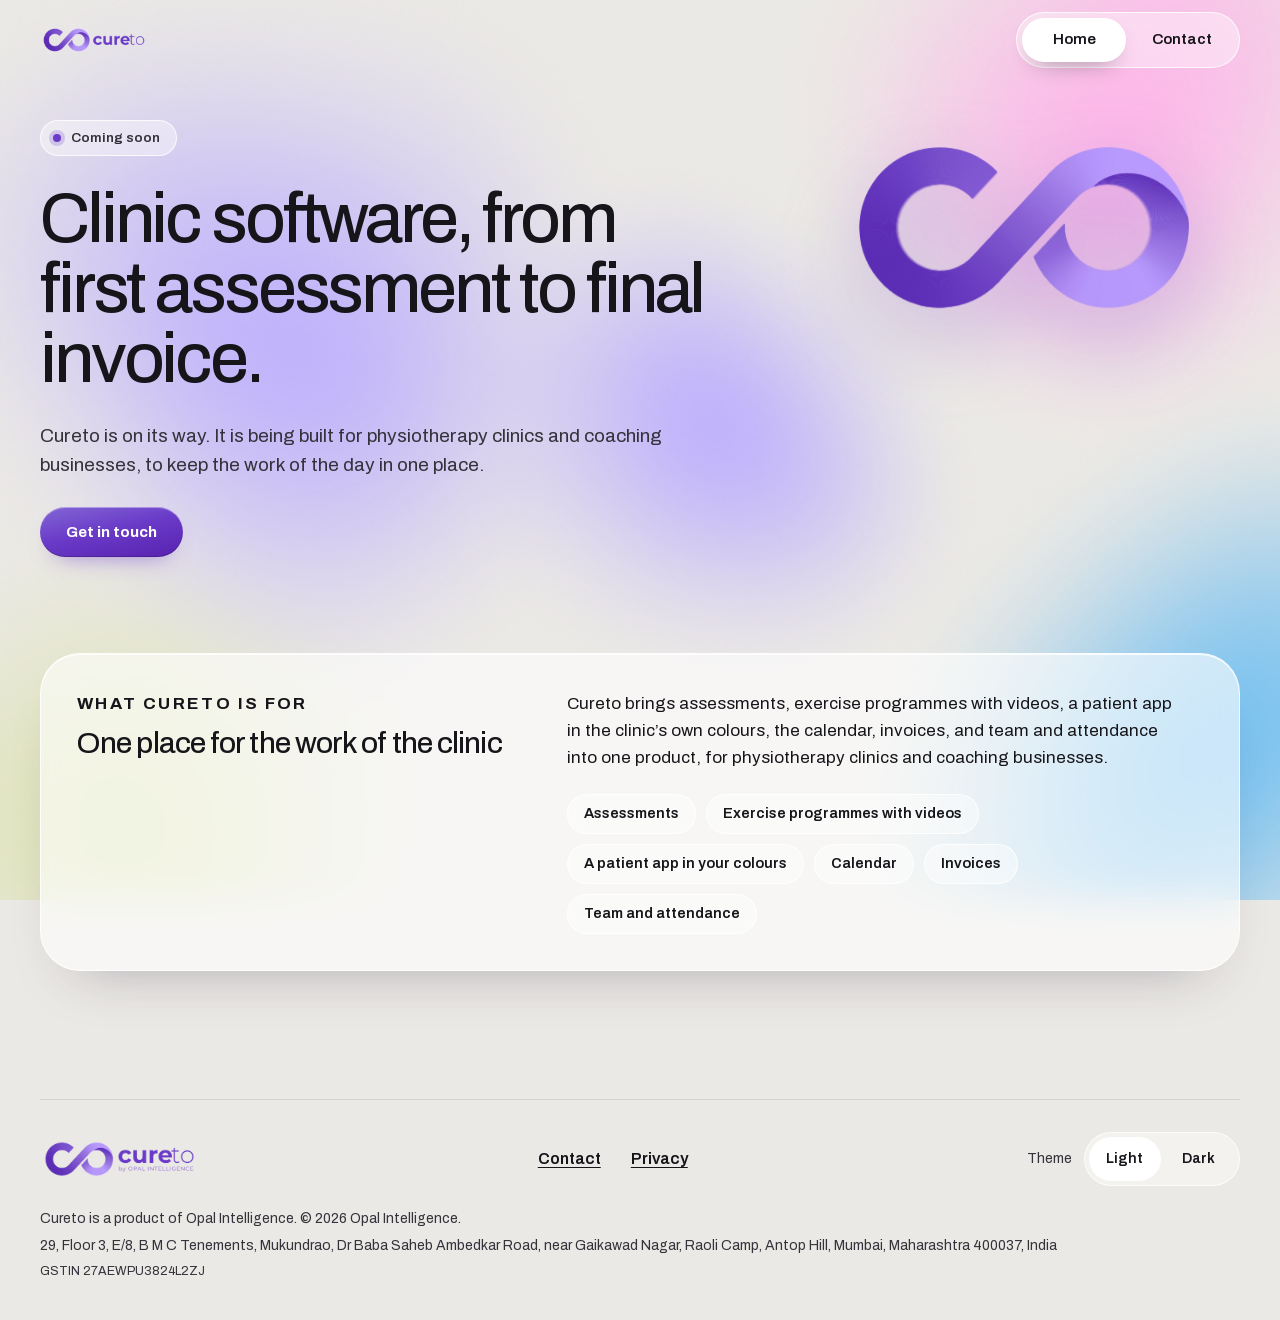
<file: index.html>
<!DOCTYPE html>
<html lang="en">
<head>
<meta charset="utf-8">
<meta name="viewport" content="width=device-width, initial-scale=1">
<title>Cureto: clinic software, coming soon</title>
<meta name="description" content="Cureto is clinic software for physiotherapy clinics and coaching businesses, coming soon. A product of Opal Intelligence.">
<link rel="canonical" href="https://cureto.app/">
<meta property="og:type" content="website">
<meta property="og:site_name" content="Cureto">
<meta property="og:title" content="Cureto: clinic software, coming soon">
<meta property="og:description" content="Cureto is clinic software for physiotherapy clinics and coaching businesses, coming soon. A product of Opal Intelligence.">
<meta property="og:url" content="https://cureto.app/">
<meta property="og:image" content="https://cureto.app/assets/img/og-image.png">
<meta property="og:image:width" content="1200">
<meta property="og:image:height" content="630">
<meta property="og:image:alt" content="Cureto logo">
<meta name="twitter:card" content="summary_large_image">
<link rel="icon" type="image/svg+xml" href="assets/img/favicon.svg">
<link rel="icon" type="image/png" sizes="192x192" href="assets/img/icon-192.png">
<link rel="apple-touch-icon" href="assets/img/icon-192.png">
<script src="assets/js/theme-init.js"></script>
<link rel="preload" href="assets/fonts/archivo-latin.woff2" as="font" type="font/woff2" crossorigin>
<link rel="stylesheet" href="assets/css/site.css">
</head>
<body>
<div class="field" aria-hidden="true"><i></i><i></i><i></i><i></i><i></i></div>
<a class="skip" href="#main">Skip to content</a>
<header class="site-header">
  <div class="wrap">
    <a class="logo" href="index.html" aria-label="Cureto home">
      <img class="logo-l" src="assets/img/cureto-logo-nt-light.png" width="108" height="30" alt="Cureto">
      <img class="logo-d" src="assets/img/cureto-logo-nt-dark.png" width="108" height="30" alt="Cureto">
    </a>
    <span class="spacer"></span>
    <nav class="nav-pill" aria-label="Main">
      <a href="index.html" aria-current="page">Home</a>
      <a href="contact.html">Contact</a>
    </nav>
  </div>
</header>
<main id="main">
  <div class="wrap">
    <section class="hero" aria-labelledby="h1">
      <div class="mark3d" aria-hidden="true"><div class="m-tilt"><div class="m-float">
        <img class="m-layer" src="assets/img/mark.png" width="440" height="246" alt="" style="--z:0">
        <img class="m-layer" src="assets/img/mark.png" width="440" height="246" alt="" style="--z:9">
        <img class="m-layer" src="assets/img/mark.png" width="440" height="246" alt="" style="--z:18">
        <img class="m-layer" src="assets/img/mark.png" width="440" height="246" alt="" style="--z:27">
      </div></div></div>
      <span class="chip rise"><i></i>Coming soon</span>
      <h1 id="h1" class="split"><span class="w" style="--i:0">Clinic</span> <span class="w" style="--i:1">software,</span> <span class="w" style="--i:2">from</span> <span class="w" style="--i:3">first</span> <span class="w" style="--i:4">assessment</span> <span class="w" style="--i:5">to</span> <span class="w" style="--i:6">final</span> <span class="w" style="--i:7">invoice.</span></h1>
      <p class="lead rise">Cureto is on its way. It is being built for physiotherapy clinics and coaching businesses, to keep the work of the day in one place.</p>
      <div class="actions rise"><a class="btn" href="contact.html">Get in touch</a></div>
    </section>

    <section class="section reveal" aria-labelledby="what">
      <div class="glass about tilt" data-tilt="4">
        <div>
          <p class="kicker">What Cureto is for</p>
          <h2 id="what" style="margin-top:10px">One place for the work of the clinic</h2>
        </div>
        <div>
          <p>Cureto brings assessments, exercise programmes with videos, a patient app in the clinic&rsquo;s own colours, the calendar, invoices, and team and attendance into one product, for physiotherapy clinics and coaching businesses.</p>
          <ul class="tags" aria-label="What Cureto will cover">
            <li style="--i:0">Assessments</li>
            <li style="--i:1">Exercise programmes with videos</li>
            <li style="--i:2">A patient app in your colours</li>
            <li style="--i:3">Calendar</li>
            <li style="--i:4">Invoices</li>
            <li style="--i:5">Team and attendance</li>
          </ul>
        </div>
      </div>
    </section>
  </div>
</main>
<footer class="site-footer">
  <div class="wrap"><div class="inner reveal">
    <div class="foot-top">
      <a class="logo" href="index.html" aria-label="Cureto home">
        <img class="logo-l" src="assets/img/cureto-logo-light.png" width="158" height="44" alt="Cureto, by Opal Intelligence">
        <img class="logo-d" src="assets/img/cureto-logo-dark.png" width="158" height="44" alt="Cureto, by Opal Intelligence">
      </a>
      <nav class="foot-links" aria-label="Footer">
        <a href="contact.html">Contact</a>
        <a href="privacy.html">Privacy</a>
      </nav>
      <div class="theme">
        <span id="theme-label">Theme</span>
        <div class="seg" role="radiogroup" aria-labelledby="theme-label" data-theme-switch>
          <button type="button" role="radio" aria-checked="false" data-value="light">Light</button>
          <button type="button" role="radio" aria-checked="false" data-value="dark">Dark</button>
        </div>
      </div>
    </div>
    <div class="foot-legal">
      <p>Cureto is a product of Opal Intelligence. &copy; 2026 Opal Intelligence.</p>
      <p>29, Floor 3, E/8, B M C Tenements, Mukundrao, Dr Baba Saheb Ambedkar Road, near Gaikawad Nagar, Raoli Camp, Antop Hill, Mumbai, Maharashtra 400037, India</p>
      <p class="small">GSTIN 27AEWPU3824L2ZJ</p>
    </div>
  </div></div>
</footer>
<script src="assets/js/site.js" defer></script>
<script src="assets/js/fx.js" defer></script>
</body>
</html>
</file>
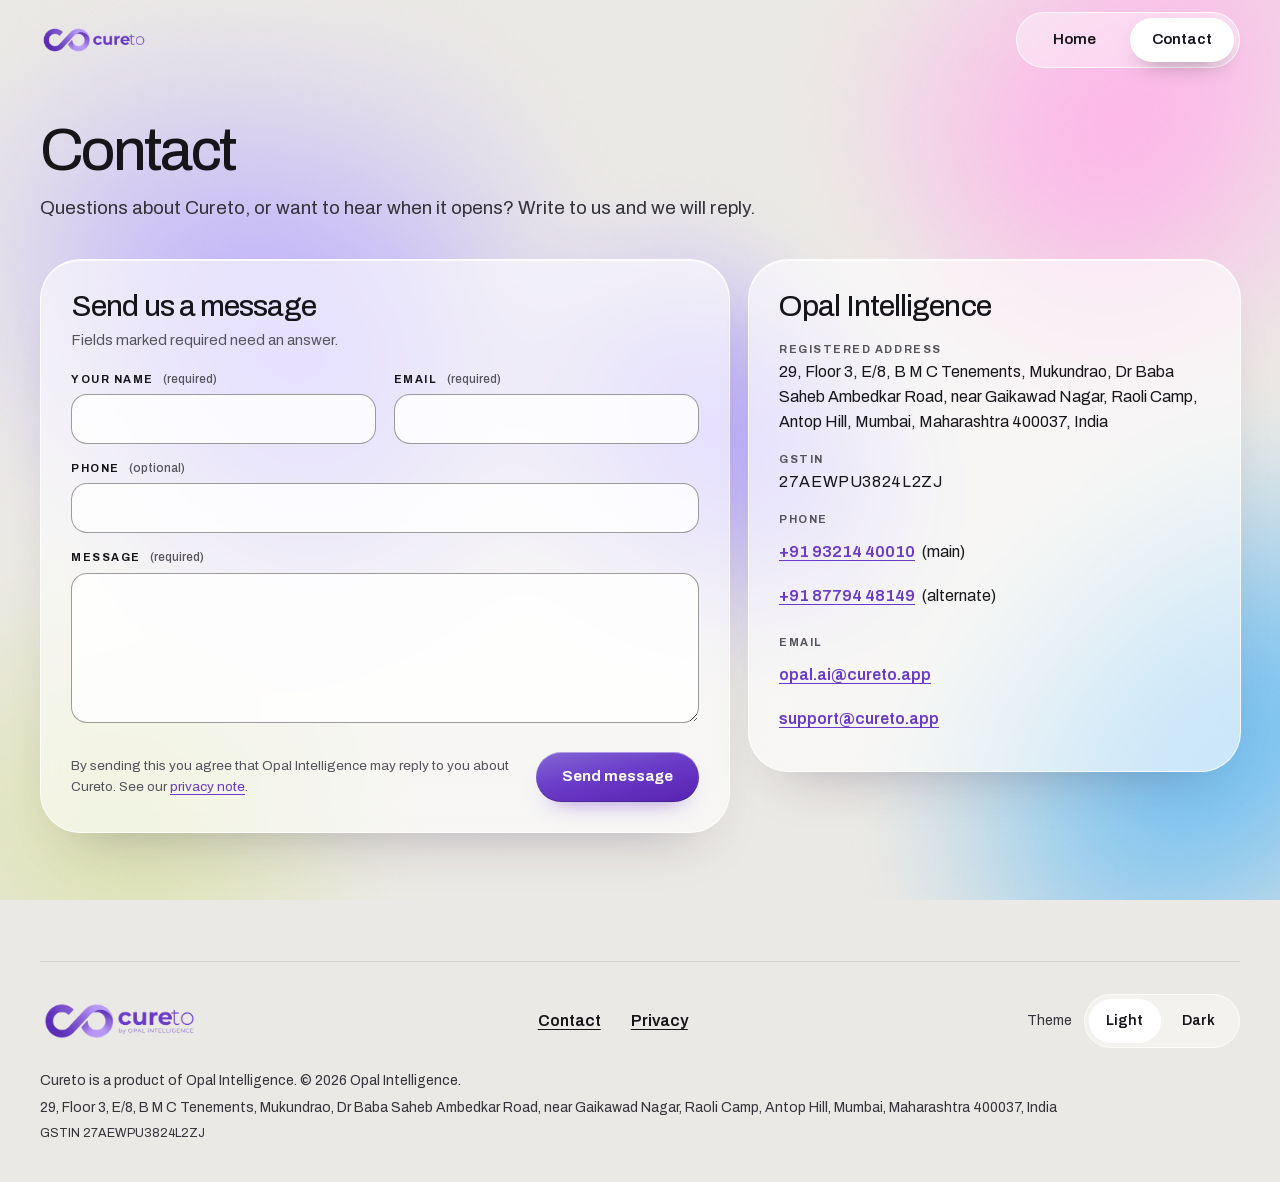
<file: contact.html>
<!DOCTYPE html>
<html lang="en">
<head>
<meta charset="utf-8">
<meta name="viewport" content="width=device-width, initial-scale=1">
<title>Contact Cureto | Opal Intelligence</title>
<meta name="description" content="Get in touch with the team behind Cureto. Opal Intelligence, Mumbai, India. Phone, email and a contact form.">
<link rel="canonical" href="https://cureto.app/contact.html">
<meta property="og:type" content="website">
<meta property="og:site_name" content="Cureto">
<meta property="og:title" content="Contact Cureto | Opal Intelligence">
<meta property="og:description" content="Get in touch with the team behind Cureto. Opal Intelligence, Mumbai, India. Phone, email and a contact form.">
<meta property="og:url" content="https://cureto.app/contact.html">
<meta property="og:image" content="https://cureto.app/assets/img/og-image.png">
<meta property="og:image:width" content="1200">
<meta property="og:image:height" content="630">
<meta property="og:image:alt" content="Cureto logo">
<meta name="twitter:card" content="summary_large_image">
<link rel="icon" type="image/svg+xml" href="assets/img/favicon.svg">
<link rel="icon" type="image/png" sizes="192x192" href="assets/img/icon-192.png">
<link rel="apple-touch-icon" href="assets/img/icon-192.png">
<script src="assets/js/theme-init.js"></script>
<link rel="preload" href="assets/fonts/archivo-latin.woff2" as="font" type="font/woff2" crossorigin>
<link rel="stylesheet" href="assets/css/site.css">
</head>
<body>
<div class="field" aria-hidden="true"><i></i><i></i><i></i><i></i><i></i></div>
<a class="skip" href="#main">Skip to content</a>
<header class="site-header">
  <div class="wrap">
    <a class="logo" href="index.html" aria-label="Cureto home">
      <img class="logo-l" src="assets/img/cureto-logo-nt-light.png" width="108" height="30" alt="Cureto">
      <img class="logo-d" src="assets/img/cureto-logo-nt-dark.png" width="108" height="30" alt="Cureto">
    </a>
    <span class="spacer"></span>
    <nav class="nav-pill" aria-label="Main">
      <a href="index.html">Home</a>
      <a href="contact.html" aria-current="page">Contact</a>
    </nav>
  </div>
</header>
<main id="main">
  <div class="wrap">
    <div class="page-title">
      <h1 class="rise">Contact</h1>
      <p class="lead rise">Questions about Cureto, or want to hear when it opens? Write to us and we will reply.</p>
    </div>

    <div class="contact-grid">
      <section class="glass card rise" aria-labelledby="form-h">
        <h2 id="form-h">Send us a message</h2>
        <p class="sub">Fields marked required need an answer.</p>
        <!-- Contact form, delivered by FormSubmit. -->
        <form id="contact-form" action="https://formsubmit.co/opal.ai@cureto.app" method="POST" novalidate>
          <input type="hidden" name="_subject" value="New message from cureto.app">
          <input type="hidden" name="_template" value="table">
          <input type="hidden" name="_captcha" value="true">
          <input type="hidden" name="_next" value="https://cureto.app/thank-you.html">
          <input type="text" name="_honey" style="display:none" tabindex="-1" autocomplete="off">
          <div class="form-grid">
            <div class="fld">
              <label for="f-name">Your name <small>(required)</small></label>
              <input id="f-name" name="name" type="text" autocomplete="name" required aria-describedby="err-name">
              <p class="err" id="err-name" role="alert"></p>
            </div>
            <div class="fld">
              <label for="f-email">Email <small>(required)</small></label>
              <input id="f-email" name="email" type="email" autocomplete="email" required aria-describedby="err-email">
              <p class="err" id="err-email" role="alert"></p>
            </div>
            <div class="fld full">
              <label for="f-phone">Phone <small>(optional)</small></label>
              <input id="f-phone" name="phone" type="tel" autocomplete="tel" aria-describedby="err-phone">
              <p class="err" id="err-phone" role="alert"></p>
            </div>
            <div class="fld full">
              <label for="f-message">Message <small>(required)</small></label>
              <textarea id="f-message" name="message" required aria-describedby="err-message"></textarea>
              <p class="err" id="err-message" role="alert"></p>
            </div>
          </div>
          <div class="form-foot">
            <p class="consent">By sending this you agree that Opal Intelligence may reply to you about Cureto. See our <a href="privacy.html">privacy note</a>.</p>
            <button class="btn" type="submit">Send message</button>
          </div>
        </form>
      </section>

      <section class="glass card rise tilt" data-tilt="7" aria-labelledby="co-h">
        <h2 id="co-h">Opal Intelligence</h2>
        <dl class="details">
          <div><dt>Registered address</dt><dd class="line">29, Floor 3, E/8, B M C Tenements, Mukundrao, Dr Baba Saheb Ambedkar Road, near Gaikawad Nagar, Raoli Camp, Antop Hill, Mumbai, Maharashtra 400037, India</dd></div>
          <div><dt>GSTIN</dt><dd class="gstin">27AEWPU3824L2ZJ</dd></div>
          <div><dt>Phone</dt><dd><a href="tel:+919321440010">+91 93214 40010</a> (main)<br><a href="tel:+918779448149">+91 87794 48149</a> (alternate)</dd></div>
          <div><dt>Email</dt><dd><a href="mailto:opal.ai@cureto.app">opal.ai@cureto.app</a><br><a href="mailto:support@cureto.app">support@cureto.app</a></dd></div>
        </dl>
      </section>
    </div>
  </div>
</main>
<footer class="site-footer">
  <div class="wrap"><div class="inner reveal">
    <div class="foot-top">
      <a class="logo" href="index.html" aria-label="Cureto home">
        <img class="logo-l" src="assets/img/cureto-logo-light.png" width="158" height="44" alt="Cureto, by Opal Intelligence">
        <img class="logo-d" src="assets/img/cureto-logo-dark.png" width="158" height="44" alt="Cureto, by Opal Intelligence">
      </a>
      <nav class="foot-links" aria-label="Footer">
        <a href="contact.html">Contact</a>
        <a href="privacy.html">Privacy</a>
      </nav>
      <div class="theme">
        <span id="theme-label">Theme</span>
        <div class="seg" role="radiogroup" aria-labelledby="theme-label" data-theme-switch>
          <button type="button" role="radio" aria-checked="false" data-value="light">Light</button>
          <button type="button" role="radio" aria-checked="false" data-value="dark">Dark</button>
        </div>
      </div>
    </div>
    <div class="foot-legal">
      <p>Cureto is a product of Opal Intelligence. &copy; 2026 Opal Intelligence.</p>
      <p>29, Floor 3, E/8, B M C Tenements, Mukundrao, Dr Baba Saheb Ambedkar Road, near Gaikawad Nagar, Raoli Camp, Antop Hill, Mumbai, Maharashtra 400037, India</p>
      <p class="small">GSTIN 27AEWPU3824L2ZJ</p>
    </div>
  </div></div>
</footer>
<script src="assets/js/site.js" defer></script>
<script src="assets/js/fx.js" defer></script>
</body>
</html>
</file>
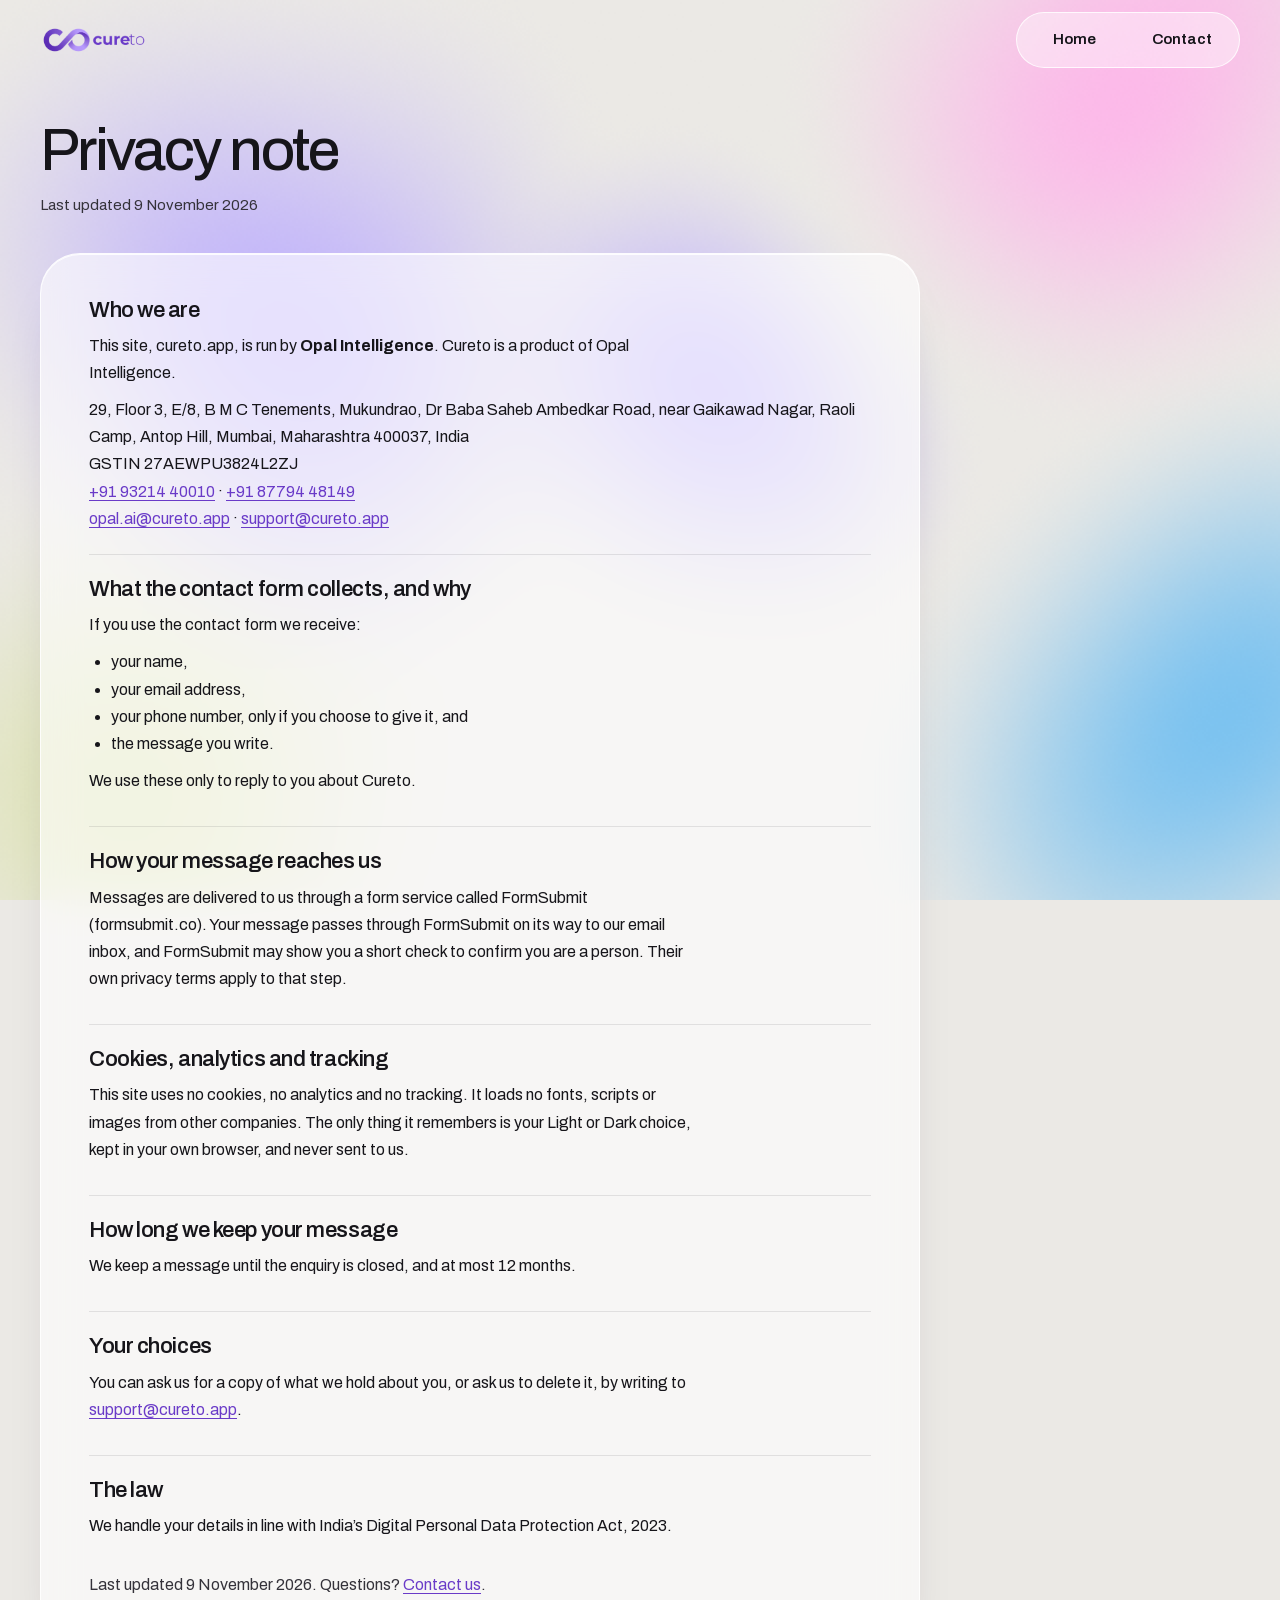
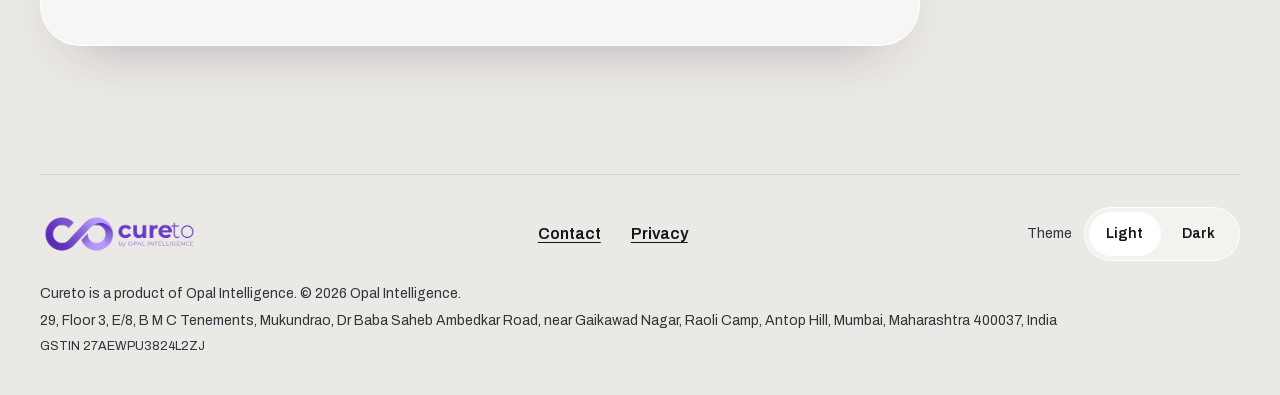
<file: privacy.html>
<!DOCTYPE html>
<html lang="en">
<head>
<meta charset="utf-8">
<meta name="viewport" content="width=device-width, initial-scale=1">
<title>Privacy note | Cureto</title>
<meta name="description" content="How Opal Intelligence handles the details you send through the Cureto contact form. No cookies, analytics or tracking.">
<link rel="canonical" href="https://cureto.app/privacy.html">
<meta property="og:type" content="website">
<meta property="og:site_name" content="Cureto">
<meta property="og:title" content="Privacy note | Cureto">
<meta property="og:description" content="How Opal Intelligence handles the details you send through the Cureto contact form. No cookies, analytics or tracking.">
<meta property="og:url" content="https://cureto.app/privacy.html">
<meta property="og:image" content="https://cureto.app/assets/img/og-image.png">
<meta property="og:image:width" content="1200">
<meta property="og:image:height" content="630">
<meta property="og:image:alt" content="Cureto logo">
<meta name="twitter:card" content="summary_large_image">
<link rel="icon" type="image/svg+xml" href="assets/img/favicon.svg">
<link rel="icon" type="image/png" sizes="192x192" href="assets/img/icon-192.png">
<link rel="apple-touch-icon" href="assets/img/icon-192.png">
<script src="assets/js/theme-init.js"></script>
<link rel="preload" href="assets/fonts/archivo-latin.woff2" as="font" type="font/woff2" crossorigin>
<link rel="stylesheet" href="assets/css/site.css">
</head>
<body>
<div class="field" aria-hidden="true"><i></i><i></i><i></i><i></i><i></i></div>
<a class="skip" href="#main">Skip to content</a>
<header class="site-header">
  <div class="wrap">
    <a class="logo" href="index.html" aria-label="Cureto home">
      <img class="logo-l" src="assets/img/cureto-logo-nt-light.png" width="108" height="30" alt="Cureto">
      <img class="logo-d" src="assets/img/cureto-logo-nt-dark.png" width="108" height="30" alt="Cureto">
    </a>
    <span class="spacer"></span>
    <nav class="nav-pill" aria-label="Main">
      <a href="index.html">Home</a>
      <a href="contact.html">Contact</a>
    </nav>
  </div>
</header>
<main id="main">
  <div class="wrap">
    <div class="page-title">
      <h1 class="rise">Privacy note</h1>
      <p class="updated rise">Last updated 9 November 2026</p>
    </div>
    <article class="glass article rise">
      <section class="reveal" aria-labelledby="p1">
        <h2 id="p1">Who we are</h2>
        <p>This site, cureto.app, is run by <strong>Opal Intelligence</strong>. Cureto is a product of Opal Intelligence.</p>
        <address>29, Floor 3, E/8, B M C Tenements, Mukundrao, Dr Baba Saheb Ambedkar Road, near Gaikawad Nagar, Raoli Camp, Antop Hill, Mumbai, Maharashtra 400037, India<br>GSTIN 27AEWPU3824L2ZJ<br>
        <a href="tel:+919321440010">+91 93214 40010</a> &middot; <a href="tel:+918779448149">+91 87794 48149</a><br>
        <a href="mailto:opal.ai@cureto.app">opal.ai@cureto.app</a> &middot; <a href="mailto:support@cureto.app">support@cureto.app</a></address>
      </section>
      <section class="reveal" aria-labelledby="p2">
        <h2 id="p2">What the contact form collects, and why</h2>
        <p>If you use the contact form we receive:</p>
        <ul>
          <li>your name,</li>
          <li>your email address,</li>
          <li>your phone number, only if you choose to give it, and</li>
          <li>the message you write.</li>
        </ul>
        <p>We use these only to reply to you about Cureto.</p>
      </section>
      <section class="reveal" aria-labelledby="p3">
        <h2 id="p3">How your message reaches us</h2>
        <p>Messages are delivered to us through a form service called FormSubmit (formsubmit.co). Your message passes through FormSubmit on its way to our email inbox, and FormSubmit may show you a short check to confirm you are a person. Their own privacy terms apply to that step.</p>
      </section>
      <section class="reveal" aria-labelledby="p4">
        <h2 id="p4">Cookies, analytics and tracking</h2>
        <p>This site uses no cookies, no analytics and no tracking. It loads no fonts, scripts or images from other companies. The only thing it remembers is your Light or Dark choice, kept in your own browser, and never sent to us.</p>
      </section>
      <section class="reveal" aria-labelledby="p5">
        <h2 id="p5">How long we keep your message</h2>
        <p>We keep a message until the enquiry is closed, and at most 12 months.</p>
      </section>
      <section class="reveal" aria-labelledby="p6">
        <h2 id="p6">Your choices</h2>
        <p>You can ask us for a copy of what we hold about you, or ask us to delete it, by writing to <a href="mailto:support@cureto.app">support@cureto.app</a>.</p>
      </section>
      <section class="reveal" aria-labelledby="p7">
        <h2 id="p7">The law</h2>
        <p>We handle your details in line with India&rsquo;s Digital Personal Data Protection Act, 2023.</p>
      </section>
      <p class="updated">Last updated 9 November 2026. Questions? <a href="contact.html">Contact us</a>.</p>
    </article>
  </div>
</main>
<footer class="site-footer">
  <div class="wrap"><div class="inner reveal">
    <div class="foot-top">
      <a class="logo" href="index.html" aria-label="Cureto home">
        <img class="logo-l" src="assets/img/cureto-logo-light.png" width="158" height="44" alt="Cureto, by Opal Intelligence">
        <img class="logo-d" src="assets/img/cureto-logo-dark.png" width="158" height="44" alt="Cureto, by Opal Intelligence">
      </a>
      <nav class="foot-links" aria-label="Footer">
        <a href="contact.html">Contact</a>
        <a href="privacy.html">Privacy</a>
      </nav>
      <div class="theme">
        <span id="theme-label">Theme</span>
        <div class="seg" role="radiogroup" aria-labelledby="theme-label" data-theme-switch>
          <button type="button" role="radio" aria-checked="false" data-value="light">Light</button>
          <button type="button" role="radio" aria-checked="false" data-value="dark">Dark</button>
        </div>
      </div>
    </div>
    <div class="foot-legal">
      <p>Cureto is a product of Opal Intelligence. &copy; 2026 Opal Intelligence.</p>
      <p>29, Floor 3, E/8, B M C Tenements, Mukundrao, Dr Baba Saheb Ambedkar Road, near Gaikawad Nagar, Raoli Camp, Antop Hill, Mumbai, Maharashtra 400037, India</p>
      <p class="small">GSTIN 27AEWPU3824L2ZJ</p>
    </div>
  </div></div>
</footer>
<script src="assets/js/site.js" defer></script>
<script src="assets/js/fx.js" defer></script>
</body>
</html>
</file>
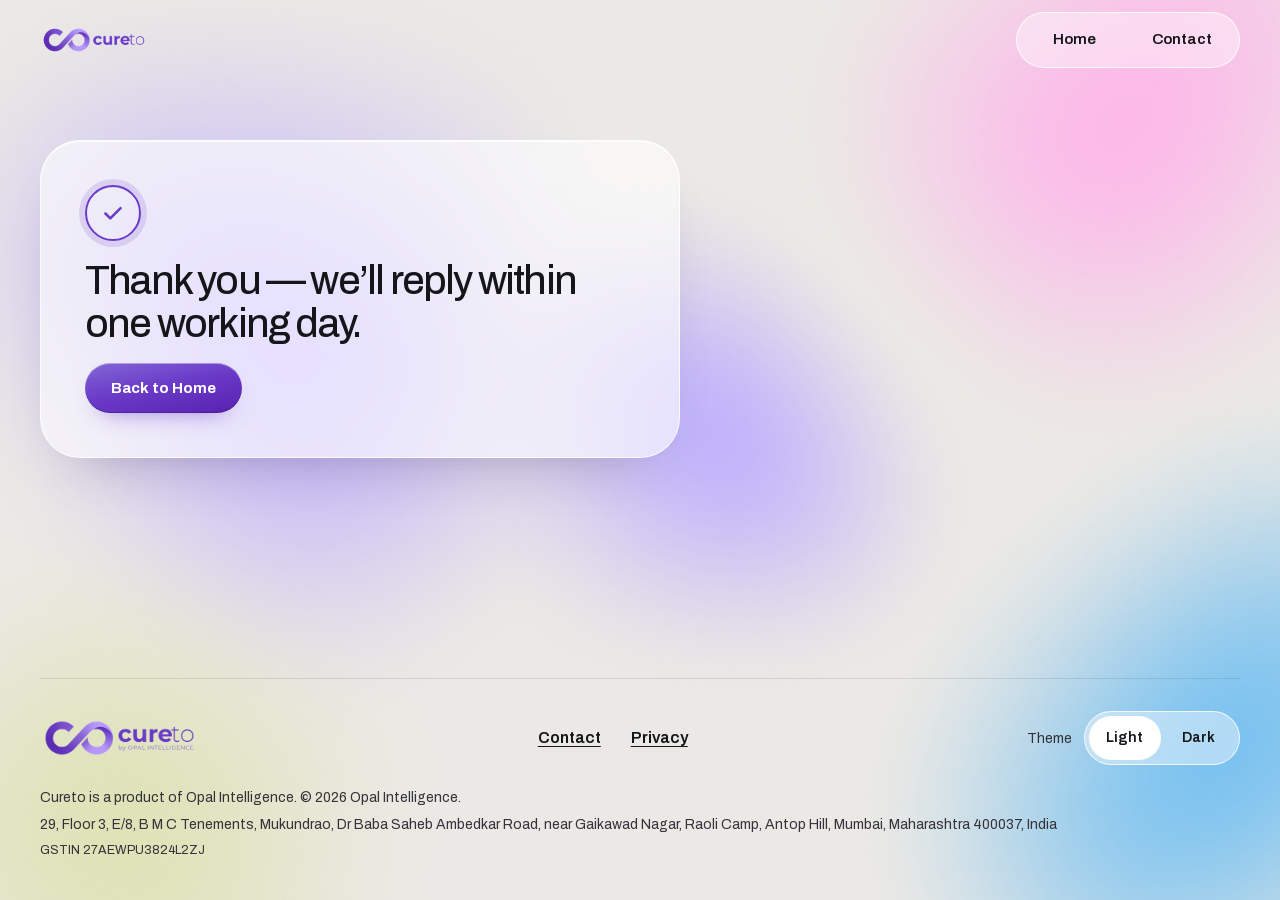
<file: thank-you.html>
<!DOCTYPE html>
<html lang="en">
<head>
<meta charset="utf-8">
<meta name="viewport" content="width=device-width, initial-scale=1">
<title>Thank you | Cureto</title>
<meta name="description" content="Your message has been sent to Opal Intelligence.">
<meta name="robots" content="noindex">
<link rel="canonical" href="https://cureto.app/thank-you.html">
<meta property="og:type" content="website">
<meta property="og:site_name" content="Cureto">
<meta property="og:title" content="Thank you | Cureto">
<meta property="og:description" content="Your message has been sent to Opal Intelligence.">
<meta property="og:url" content="https://cureto.app/thank-you.html">
<meta property="og:image" content="https://cureto.app/assets/img/og-image.png">
<meta property="og:image:width" content="1200">
<meta property="og:image:height" content="630">
<meta property="og:image:alt" content="Cureto logo">
<meta name="twitter:card" content="summary_large_image">
<link rel="icon" type="image/svg+xml" href="assets/img/favicon.svg">
<link rel="icon" type="image/png" sizes="192x192" href="assets/img/icon-192.png">
<link rel="apple-touch-icon" href="assets/img/icon-192.png">
<script src="assets/js/theme-init.js"></script>
<link rel="preload" href="assets/fonts/archivo-latin.woff2" as="font" type="font/woff2" crossorigin>
<link rel="stylesheet" href="assets/css/site.css">
</head>
<body>
<div class="field" aria-hidden="true"><i></i><i></i><i></i><i></i><i></i></div>
<a class="skip" href="#main">Skip to content</a>
<header class="site-header">
  <div class="wrap">
    <a class="logo" href="index.html" aria-label="Cureto home">
      <img class="logo-l" src="assets/img/cureto-logo-nt-light.png" width="108" height="30" alt="Cureto">
      <img class="logo-d" src="assets/img/cureto-logo-nt-dark.png" width="108" height="30" alt="Cureto">
    </a>
    <span class="spacer"></span>
    <nav class="nav-pill" aria-label="Main">
      <a href="index.html">Home</a>
      <a href="contact.html">Contact</a>
    </nav>
  </div>
</header>
<main id="main">
  <div class="wrap">
    <section class="glass center-card rise" aria-labelledby="h1">
      <span class="tick" aria-hidden="true"><svg width="26" height="26" viewBox="0 0 24 24" fill="none" stroke="currentColor" stroke-width="2.4" stroke-linecap="round" stroke-linejoin="round"><path d="M5 12.5l4.5 4.5L19 7.5"/></svg></span>
      <h1 id="h1" style="font-size:40px;line-height:1.08">Thank you &mdash; we&rsquo;ll reply within one working day.</h1>
      <a class="btn" href="index.html">Back to Home</a>
    </section>
  </div>
</main>
<footer class="site-footer">
  <div class="wrap"><div class="inner reveal">
    <div class="foot-top">
      <a class="logo" href="index.html" aria-label="Cureto home">
        <img class="logo-l" src="assets/img/cureto-logo-light.png" width="158" height="44" alt="Cureto, by Opal Intelligence">
        <img class="logo-d" src="assets/img/cureto-logo-dark.png" width="158" height="44" alt="Cureto, by Opal Intelligence">
      </a>
      <nav class="foot-links" aria-label="Footer">
        <a href="contact.html">Contact</a>
        <a href="privacy.html">Privacy</a>
      </nav>
      <div class="theme">
        <span id="theme-label">Theme</span>
        <div class="seg" role="radiogroup" aria-labelledby="theme-label" data-theme-switch>
          <button type="button" role="radio" aria-checked="false" data-value="light">Light</button>
          <button type="button" role="radio" aria-checked="false" data-value="dark">Dark</button>
        </div>
      </div>
    </div>
    <div class="foot-legal">
      <p>Cureto is a product of Opal Intelligence. &copy; 2026 Opal Intelligence.</p>
      <p>29, Floor 3, E/8, B M C Tenements, Mukundrao, Dr Baba Saheb Ambedkar Road, near Gaikawad Nagar, Raoli Camp, Antop Hill, Mumbai, Maharashtra 400037, India</p>
      <p class="small">GSTIN 27AEWPU3824L2ZJ</p>
    </div>
  </div></div>
</footer>
<script src="assets/js/site.js" defer></script>
<script src="assets/js/fx.js" defer></script>
</body>
</html>
</file>
<file: assets/css/site.css>
/* Cureto coming-soon site. D · Frost, adapted from the public-site hand-off (6 Nov 2026).
   Self-hosted font, no third-party requests. */

@font-face {
  font-family: Archivo;
  font-style: normal;
  font-weight: 100 900;
  font-stretch: 62% 125%;
  font-display: swap;
  src: url("../fonts/archivo-latin.woff2") format("woff2");
  unicode-range: U+0000-00FF, U+0131, U+0152-0153, U+02BB-02BC, U+02C6, U+02DA, U+02DC, U+0304, U+0308, U+0329, U+2000-206F, U+20AC, U+2122, U+2191, U+2193, U+2212, U+2215, U+FEFF, U+FFFD;
}
@font-face {
  font-family: Archivo;
  font-style: normal;
  font-weight: 100 900;
  font-stretch: 62% 125%;
  font-display: swap;
  src: url("../fonts/archivo-latin-ext.woff2") format("woff2");
  unicode-range: U+0100-02BA, U+02BD-02C5, U+02C7-02CC, U+02CE-02D7, U+02DD-02FF, U+0304, U+0308, U+0329, U+1D00-1DBF, U+1E00-1E9F, U+1EF2-1EFF, U+2020, U+20A0-20AB, U+20AD-20C4, U+2113, U+2C60-2C7F, U+A720-A7FF;
}

:root {
  color-scheme: light;
  --font-ui: Archivo, system-ui, -apple-system, "Segoe UI", Roboto, sans-serif;

  --stage: #ebe9e5;
  --stageRGB: 235, 233, 229;
  --ink: #16151a;
  --ink2: #55535c;
  --inkF: #34323a;
  --f1: #bfb1fc;
  --f2: #fdb7e9;
  --f3: #77c1f0;
  --f4: #dee3b5;
  --fieldOp: 0.95;

  --glass: rgba(255, 255, 255, 0.6);
  --glass2: rgba(255, 255, 255, 0.4);
  --glassLine: rgba(255, 255, 255, 0.8);
  --glassSh: 0 30px 60px -38px rgba(40, 30, 60, 0.38), inset 0 1px 0 rgba(255, 255, 255, 0.85);
  --line: rgba(20, 20, 30, 0.1);

  --acc: #6a3bc8;
  --accInk: #6a3bc8;
  --accRGB: 106, 59, 200;
  --btn: linear-gradient(168deg, #8367d5 0%, #6a3bc8 46%, #5821b0 100%);
  --btnInk: #ffffff;
  --metalSh: inset 0 1px 0 rgba(255, 255, 255, 0.4), inset 0 -1px 0 rgba(0, 0, 0, 0.2), 0 12px 24px -16px rgba(106, 59, 200, 0.8);
  --btnWhite: #ffffff;
  --btnWhiteInk: #17151c;

  --field: rgba(255, 255, 255, 0.82);
  --fieldLine: rgba(22, 21, 26, 0.42);
  --errInk: #b23921;
  --errRing: 0 0 0 4px rgba(178, 57, 33, 0.14);
  --glow: 0 0 0 4px rgba(106, 59, 200, 0.18);
  --optOn: rgba(106, 59, 200, 0.12);
}

[data-theme="dark"] {
  color-scheme: dark;
  --stage: #0b0a0f;
  --stageRGB: 11, 10, 15;
  --ink: #f4f2fb;
  --ink2: #a3a3ae;
  --inkF: #f4f2fb;
  --f1: #754fb8;
  --f2: #7c2462;
  --f3: #034165;
  --f4: #2c3204;
  --fieldOp: 0.8;

  --glass: rgba(26, 24, 34, 0.5);
  --glass2: rgba(255, 255, 255, 0.06);
  --glassLine: rgba(255, 255, 255, 0.13);
  --glassSh: 0 30px 60px -38px rgba(0, 0, 0, 0.8), inset 0 1px 0 rgba(255, 255, 255, 0.08);
  --line: rgba(255, 255, 255, 0.1);

  --acc: #a381ea;
  --accInk: #b090f6;
  --accRGB: 163, 129, 234;
  --btn: linear-gradient(168deg, #bda1f2 0%, #a381ea 46%, #8a66d8 100%);
  --btnInk: #17132b;
  --metalSh: inset 0 1px 0 rgba(255, 255, 255, 0.5), inset 0 -1px 0 rgba(0, 0, 0, 0.2), 0 12px 24px -16px rgba(163, 129, 234, 0.8);
  --btnWhite: #f4f2f8;
  --btnWhiteInk: #0b0a0f;

  --field: #1f1f27;
  --fieldLine: rgba(255, 255, 255, 0.34);
  --errInk: #ff8f7a;
  --errRing: 0 0 0 4px rgba(255, 143, 122, 0.14);
  --glow: 0 0 0 4px rgba(163, 129, 234, 0.25);
  --optOn: rgba(163, 129, 234, 0.2);
}

*, *::before, *::after { box-sizing: border-box; }
html { -webkit-text-size-adjust: 100%; scroll-behavior: smooth; }
body {
  margin: 0;
  min-height: 100vh;
  display: flex;
  flex-direction: column;
  background: var(--stage);
  color: var(--ink);
  font-family: var(--font-ui);
  font-size: 16px;
  line-height: 1.5;
  -webkit-font-smoothing: antialiased;
  overflow-x: hidden;
}
img { max-width: 100%; height: auto; }
a { color: var(--accInk); text-underline-offset: 3px; }
a:hover { text-decoration-thickness: 2px; }
:focus-visible { outline: 3px solid var(--acc); outline-offset: 3px; border-radius: 8px; }

/* the colour field: fixed behind everything, never moving */
.field { position: fixed; inset: 0; overflow: hidden; pointer-events: none; z-index: 0; }
.field i {
  position: absolute;
  border-radius: 50%;
  opacity: var(--fieldOp);
  filter: blur(30px);
}
.field i:nth-child(1) { left: -8%; top: -14%; width: 760px; height: 760px; background: radial-gradient(circle, var(--f1) 0%, transparent 68%); }
.field i:nth-child(2) { left: 58%; top: -20%; width: 680px; height: 680px; background: radial-gradient(circle, var(--f2) 0%, transparent 68%); }
.field i:nth-child(3) { left: 70%; top: 44%; width: 720px; height: 720px; background: radial-gradient(circle, var(--f3) 0%, transparent 68%); }
.field i:nth-child(4) { left: -10%; top: 52%; width: 640px; height: 640px; background: radial-gradient(circle, var(--f4) 0%, transparent 68%); }
.field i:nth-child(5) { left: 30%; top: 30%; width: 520px; height: 520px; background: radial-gradient(circle, var(--f1) 0%, transparent 68%); }

.skip {
  position: absolute; left: 16px; top: -80px; z-index: 100;
  background: #fff; color: #17151c; padding: 12px 18px; border-radius: 999px; font-weight: 600; text-decoration: none;
}
.skip:focus { top: 12px; }

.wrap { width: 100%; max-width: 1280px; margin: 0 auto; padding: 0 40px; position: relative; z-index: 1; }

/* header */
.site-header {
  position: sticky; top: 0; z-index: 30; height: 80px;
  background: rgba(var(--stageRGB), 0);
  border-bottom: 1px solid transparent;
  transition: background-color 0.25s, border-color 0.25s, backdrop-filter 0.25s;
}
.site-header.scrolled {
  background: rgba(var(--stageRGB), 0.84);
  border-bottom-color: var(--line);
  -webkit-backdrop-filter: blur(18px);
  backdrop-filter: blur(18px);
}
.site-header .wrap { height: 100%; display: flex; align-items: center; gap: 20px; }
.logo { display: inline-flex; align-items: center; min-height: 44px; border-radius: 8px; }
.logo img { display: block; height: 30px; width: auto; }
.logo img.logo-d { display: none; }
[data-theme="dark"] .logo img.logo-l { display: none; }
[data-theme="dark"] .logo img.logo-d { display: block; }
.spacer { flex: 1; }

.nav-pill {
  display: inline-flex; gap: 4px; padding: 5px;
  background: var(--glass2); border: 1px solid var(--glassLine); border-radius: 999px;
}
.nav-pill a {
  display: inline-flex; align-items: center; justify-content: center;
  min-width: 104px; min-height: 44px; padding: 0 16px; border-radius: 999px;
  color: var(--ink); font-weight: 600; font-size: 15px; text-decoration: none;
}
.nav-pill a:hover { background: var(--optOn); }
.nav-pill a[aria-current="page"] { background: var(--btnWhite); color: var(--btnWhiteInk); box-shadow: 0 10px 24px -12px rgba(0, 0, 0, 0.45); }

/* buttons */
.btn {
  display: inline-flex; align-items: center; justify-content: center; gap: 10px;
  min-height: 50px; padding: 0 26px; border-radius: 999px; border: 0; cursor: pointer;
  font: 700 15px/1 var(--font-ui); text-decoration: none;
  background: var(--btn); color: var(--btnInk); box-shadow: var(--metalSh);
  transition: transform 0.34s cubic-bezier(0.34, 1.56, 0.64, 1), box-shadow 0.3s;
}
.btn:hover { transform: translateY(-2px); }
.btn[disabled] { opacity: 0.75; cursor: progress; transform: none; }
.btn-glass { background: var(--glass2); color: var(--ink); border: 1px solid var(--glassLine); box-shadow: none; }

/* type */
h1, h2, h3 { margin: 0; font-weight: 450; letter-spacing: -0.045em; }
h1 { font-size: 70px; line-height: 1; }
.page-title h1 { font-size: 60px; }
h2 { font-size: 30px; line-height: 1.1; letter-spacing: -0.03em; }
.lead { font-size: 19px; line-height: 1.5; color: var(--inkF); max-width: 38em; margin: 0; }
.kicker { font: 700 11px/1.2 var(--font-ui); letter-spacing: 0.14em; text-transform: uppercase; color: var(--inkF); margin: 0; }
.chip {
  display: inline-flex; align-items: center; gap: 10px; min-height: 36px; padding: 0 16px 0 12px;
  background: var(--glass2); border: 1px solid var(--glassLine); border-radius: 999px;
  font-size: 13.5px; font-weight: 600; color: var(--inkF);
}
.chip i { width: 8px; height: 8px; border-radius: 50%; background: var(--acc); box-shadow: 0 0 0 4px rgba(var(--accRGB), 0.22); }

main { flex: 1; position: relative; z-index: 1; padding-bottom: 8px; }
.glass {
  background: var(--glass); border: 1px solid var(--glassLine); border-radius: 40px;
  box-shadow: var(--glassSh);
  -webkit-backdrop-filter: blur(18px); backdrop-filter: blur(18px);
}

/* home */
.hero { padding: 40px 0 0; display: grid; gap: 28px; justify-items: start; }
.hero .actions { display: flex; gap: 12px; flex-wrap: wrap; align-items: center; }
.hero .note { font-size: 14px; color: var(--inkF); margin: 0; }
.section { margin-top: 96px; }
.about { padding: 36px; display: grid; grid-template-columns: 5fr 7fr; gap: 36px; align-items: start; }
.about p { margin: 0; color: var(--ink); font-size: 17px; line-height: 1.6; max-width: 36em; }
.about h2 + p { margin-top: 14px; }
.tags { display: flex; flex-wrap: wrap; gap: 10px; margin: 22px 0 0; padding: 0; list-style: none; }
.tags li {
  display: inline-flex; align-items: center; min-height: 40px; padding: 0 16px;
  background: var(--glass2); border: 1px solid var(--glassLine); border-radius: 999px;
  font-size: 14.5px; font-weight: 600;
}
.audience { display: grid; gap: 14px; }
.audience .row { display: grid; gap: 4px; padding: 16px 20px; background: var(--glass2); border: 1px solid var(--glassLine); border-radius: 24px; }
.audience .row b { font-weight: 650; font-size: 16px; }
.audience .row span { color: var(--ink2); font-size: 15px; }

/* page title block */
.page-title { padding: 40px 0 0; display: grid; gap: 14px; }

/* contact */
.contact-grid { display: grid; grid-template-columns: 7fr 5fr; gap: 18px; margin-top: 36px; align-items: start; }
.card { padding: 30px; }
.card h2 { margin-bottom: 6px; }
.card .sub { color: var(--ink2); margin: 0 0 22px; font-size: 15px; }
.form-grid { display: grid; grid-template-columns: 1fr 1fr; gap: 18px; }
.form-grid .full { grid-column: 1 / -1; }
.fld label { display: block; font: 700 11px/1.2 var(--font-ui); letter-spacing: 0.14em; text-transform: uppercase; margin-bottom: 8px; }
.fld label small { font: 500 12px/1 var(--font-ui); letter-spacing: 0; text-transform: none; color: var(--ink2); margin-left: 6px; }
.fld input, .fld textarea {
  width: 100%; min-height: 50px; padding: 12px 16px; border-radius: 16px;
  background: var(--field); border: 1px solid var(--fieldLine); color: var(--ink);
  font: 400 16px/1.4 var(--font-ui);
}
.fld textarea { min-height: 150px; resize: vertical; }
.fld input:focus, .fld textarea:focus { outline: none; border-color: var(--acc); box-shadow: var(--glow); }
.fld input[aria-invalid="true"], .fld textarea[aria-invalid="true"] { border-color: var(--errInk); box-shadow: var(--errRing); }
.err { margin: 8px 2px 0; color: var(--errInk); font-size: 14px; font-weight: 600; min-height: 0; }
.err:empty { display: none; }
.form-foot { display: flex; align-items: center; justify-content: space-between; gap: 20px; flex-wrap: wrap; margin-top: 22px; }
.consent { margin: 0; flex: 1 1 300px; font-size: 13.5px; color: var(--ink2); max-width: 34em; }
.form-error { margin: 0 0 18px; padding: 12px 16px; border-radius: 16px; color: var(--ink); background: rgba(178, 57, 33, 0.12); border: 1px solid rgba(178, 57, 33, 0.45); }
.details { margin: 0; display: grid; gap: 18px; }
.details dt { font: 700 11px/1.2 var(--font-ui); letter-spacing: 0.14em; text-transform: uppercase; color: var(--ink2); margin-bottom: 4px; }
.details dd { margin: 0; font-size: 16px; line-height: 1.55; }
.details dd a { display: inline-block; min-height: 44px; line-height: 44px; font-weight: 600; margin-right: 4px; }
.details .line a { display: inline; line-height: inherit; min-height: 0; }
.details .gstin { font-variant-numeric: tabular-nums; letter-spacing: 0.04em; }
.sep { display: inline-block; margin: 0 6px; color: var(--ink2); }

/* long reading (privacy) */
.article { margin-top: 36px; padding: 44px 48px 36px; max-width: 880px; }
.article section { padding: 22px 0; border-top: 1px solid var(--line); }
.article section:first-of-type { border-top: 0; padding-top: 0; }
.article h2 { font-size: 22px; font-weight: 550; letter-spacing: -0.02em; margin-bottom: 10px; }
.article p, .article li { font-size: 16px; line-height: 1.7; max-width: 68ch; }
.article p { margin: 0 0 10px; }
.article ul { margin: 0 0 10px; padding-left: 22px; }
.article address { font-style: normal; line-height: 1.7; }
.updated { color: var(--inkF); margin: 0; font-size: 15px; }

/* thank-you / 404 */
.center-card { margin-top: 60px; padding: 44px; max-width: 640px; display: grid; gap: 18px; justify-items: start; }
.center-card p { margin: 0; color: var(--ink2); font-size: 17px; }
.tick { width: 56px; height: 56px; border-radius: 50%; border: 2px solid var(--acc); display: grid; place-items: center; color: var(--accInk); box-shadow: 0 0 0 6px rgba(var(--accRGB), 0.16); }

/* footer */
.site-footer { position: relative; z-index: 1; margin-top: 120px; padding-bottom: 40px; }
.site-footer .wrap > .inner { border-top: 1px solid var(--line); padding-top: 32px; display: grid; gap: 22px; }
.foot-top { display: flex; align-items: center; justify-content: space-between; gap: 20px 32px; flex-wrap: wrap; }
.foot-top .logo img { height: 44px; }
.foot-links { display: flex; gap: 6px; flex-wrap: wrap; }
.foot-links a { display: inline-flex; align-items: center; min-height: 44px; padding: 0 12px; color: var(--ink); font-weight: 600; border-radius: 12px; }
.theme { display: inline-flex; align-items: center; gap: 12px; }
.theme > span { font-size: 14px; color: var(--inkF); }
.seg { display: inline-flex; padding: 4px; gap: 2px; background: var(--glass2); border: 1px solid var(--glassLine); border-radius: 999px; }
.seg button {
  min-height: 44px; min-width: 72px; padding: 0 16px; border: 0; border-radius: 999px; cursor: pointer;
  background: transparent; color: var(--ink); font: 600 14px/1 var(--font-ui);
  transition: background-color 0.3s;
}
.seg button[aria-checked="true"] { background: var(--btnWhite); color: var(--btnWhiteInk); }
.foot-legal { display: grid; gap: 6px; color: var(--inkF); font-size: 14px; }
.foot-legal p { margin: 0; }
.foot-legal .small { font-size: 12.5px; }

/* arrival */
@keyframes rise { from { opacity: 0; transform: translateY(22px); } to { opacity: 1; transform: none; } }
.rise { animation: rise 0.8s cubic-bezier(0.2, 0.75, 0.25, 1) backwards; }
.rise:nth-child(2) { animation-delay: 55ms; }
.rise:nth-child(3) { animation-delay: 110ms; }
.rise:nth-child(4) { animation-delay: 165ms; }
.rise:nth-child(5) { animation-delay: 220ms; }

@media (prefers-reduced-motion: reduce) {
  html { scroll-behavior: auto; }
  *, *::before, *::after { animation-duration: 0.001ms !important; animation-delay: 0ms !important; transition-duration: 0.001ms !important; }
}

/* tablet */
@media (max-width: 1023px) {
  .wrap { padding: 0 32px; }
  h1 { font-size: 60px; line-height: 1.02; }
  .page-title h1 { font-size: 52px; }
  .lead { font-size: 18px; }
  .section { margin-top: 96px; }
  .about { grid-template-columns: 1fr; padding: 30px; }
  .contact-grid { grid-template-columns: 1fr; }
  .site-footer { margin-top: 96px; }
  .article { padding: 34px 34px 28px; }
}

/* phone */
@media (max-width: 767px) {
  .wrap { padding: 0 16px; }
  .site-header { height: 64px; }
  .site-header .wrap { gap: 10px; }
  .logo img { height: 24px; }
  .nav-pill a { min-width: 0; padding: 0 14px; font-size: 14px; }
  h1 { font-size: 42px; line-height: 1.04; }
  .page-title h1 { font-size: 40px; }
  h2 { font-size: 25px; }
  .lead { font-size: 17px; }
  .glass { border-radius: 30px; }
  .section { margin-top: 72px; }
  .about { padding: 20px; gap: 24px; }
  .card { padding: 22px 20px 20px; }
  .form-grid { grid-template-columns: 1fr; }
  .form-foot .btn { width: 100%; }
  .article { padding: 22px 20px 16px; }
  .article p, .article li { font-size: 15.5px; }
  .center-card { padding: 26px 22px; margin-top: 36px; }
  .site-footer { margin-top: 72px; padding-bottom: 32px; }
  .foot-top .logo img { height: 40px; }
  .field i:nth-child(n) { width: 520px; height: 520px; }
  .hero .actions .btn { width: 100%; }
}
@media (max-width: 400px) {
  .nav-pill a { padding: 0 11px; }
}

/* ---------- motion layer (fx.js). Everything below is calm, and all of it is off under reduced motion. ---------- */
.card h2 + .details { margin-top: 20px; }
.fluid { position: absolute; inset: 0; width: 100%; height: 100%; display: block; }
.gl-on .field i { display: none; }

/* hover: buttons and chips lift with a glow */
@media (hover: hover) {
  .btn:hover { box-shadow: var(--metalSh), 0 0 0 1px rgba(var(--accRGB), 0.35), 0 20px 40px -14px rgba(var(--accRGB), 0.75); }
  .btn-glass:hover { box-shadow: 0 16px 32px -16px rgba(var(--accRGB), 0.6); }
  .tags li { transition: transform 0.34s cubic-bezier(0.34, 1.56, 0.64, 1), box-shadow 0.3s, border-color 0.3s; }
  .tags li:hover { transform: translateY(-3px); border-color: rgba(var(--accRGB), 0.55); box-shadow: 0 14px 28px -14px rgba(var(--accRGB), 0.65); }
  .foot-links a, .nav-pill a { transition: background-color 0.25s, transform 0.3s cubic-bezier(0.34, 1.56, 0.64, 1); }
  .foot-links a:hover { background: var(--optOn); transform: translateY(-2px); }
}

/* the 3D hero mark: desktop and tablet-landscape only */
.hero { position: relative; }
.mark3d { display: none; }
@media (min-width: 1024px) {
  .hero h1 { max-width: 9.6em; }
  .mark3d { display: block; position: absolute; right: 24px; top: 40px; width: min(400px, 30vw); perspective: 1100px; pointer-events: none; z-index: 0; transform: translateY(calc(var(--py, 0) * 1px)); }
  .m-tilt { transform-style: preserve-3d; transform: rotateX(var(--rx, 0deg)) rotateY(var(--ry, 0deg)); transition: transform 0.5s cubic-bezier(0.2, 0.75, 0.25, 1); }
  .m-float { position: relative; transform-style: preserve-3d; animation: float3d 16s ease-in-out infinite alternate; }
  .m-layer { display: block; width: 100%; height: auto; }
  .m-layer + .m-layer { position: absolute; inset: 0; }
  .m-layer { transform: translateZ(calc(var(--z) * -1px)); }
  .m-layer:nth-child(1) { filter: drop-shadow(0 30px 40px rgba(var(--accRGB), 0.35)); }
  .m-layer:nth-child(2) { opacity: 0.55; }
  .m-layer:nth-child(3) { opacity: 0.35; }
  .m-layer:nth-child(4) { opacity: 0.2; }
}
@keyframes float3d {
  from { transform: rotateY(-24deg) rotateX(6deg) translateY(6px); }
  to { transform: rotateY(24deg) rotateX(-4deg) translateY(-14px); }
}

/* pointer tilt with a soft light sheen (fx.js sets the variables; mouse only) */
.tilt { position: relative; transform: perspective(1000px) rotateX(var(--rx, 0deg)) rotateY(var(--ry, 0deg)); transition: transform 0.5s cubic-bezier(0.2, 0.75, 0.25, 1); will-change: transform; }
.tilt::after {
  content: ""; position: absolute; inset: 0; border-radius: inherit; pointer-events: none;
  background: radial-gradient(520px circle at var(--mx, 50%) var(--my, 0%), rgba(255, 255, 255, 0.55), transparent 55%);
  opacity: var(--sheen, 0); transition: opacity 0.35s;
}
[data-theme="dark"] .tilt::after { background: radial-gradient(520px circle at var(--mx, 50%) var(--my, 0%), rgba(255, 255, 255, 0.12), transparent 55%); }

@media (prefers-reduced-motion: no-preference) {
  /* headline words rise in, in 3D */
  .hero h1 { perspective: 900px; }
  .split .w { display: inline-block; transform-origin: 50% 100%; animation: wordIn 1.05s cubic-bezier(0.2, 0.75, 0.25, 1) backwards; animation-delay: calc(var(--i) * 70ms + 120ms); }
  @keyframes wordIn { from { opacity: 0; transform: translateY(0.5em) rotateX(-60deg); filter: blur(6px); } }
  /* sections and cards fade and slide in as they enter */
  .js .reveal { opacity: 0; transform: translateY(32px); transition: opacity 0.9s ease, transform 1s cubic-bezier(0.2, 0.75, 0.25, 1); }
  .js .reveal.in { opacity: 1; transform: none; }
  .reveal.in .tags li { animation: rise 0.7s cubic-bezier(0.2, 0.75, 0.25, 1) backwards; animation-delay: calc(var(--i) * 70ms + 250ms); }
}
@media (prefers-reduced-motion: reduce) {
  .m-float { animation: none; transform: rotateY(-12deg) rotateX(3deg); }
  .tilt { transform: none; }
  .tilt::after { display: none; }
}
</file>
